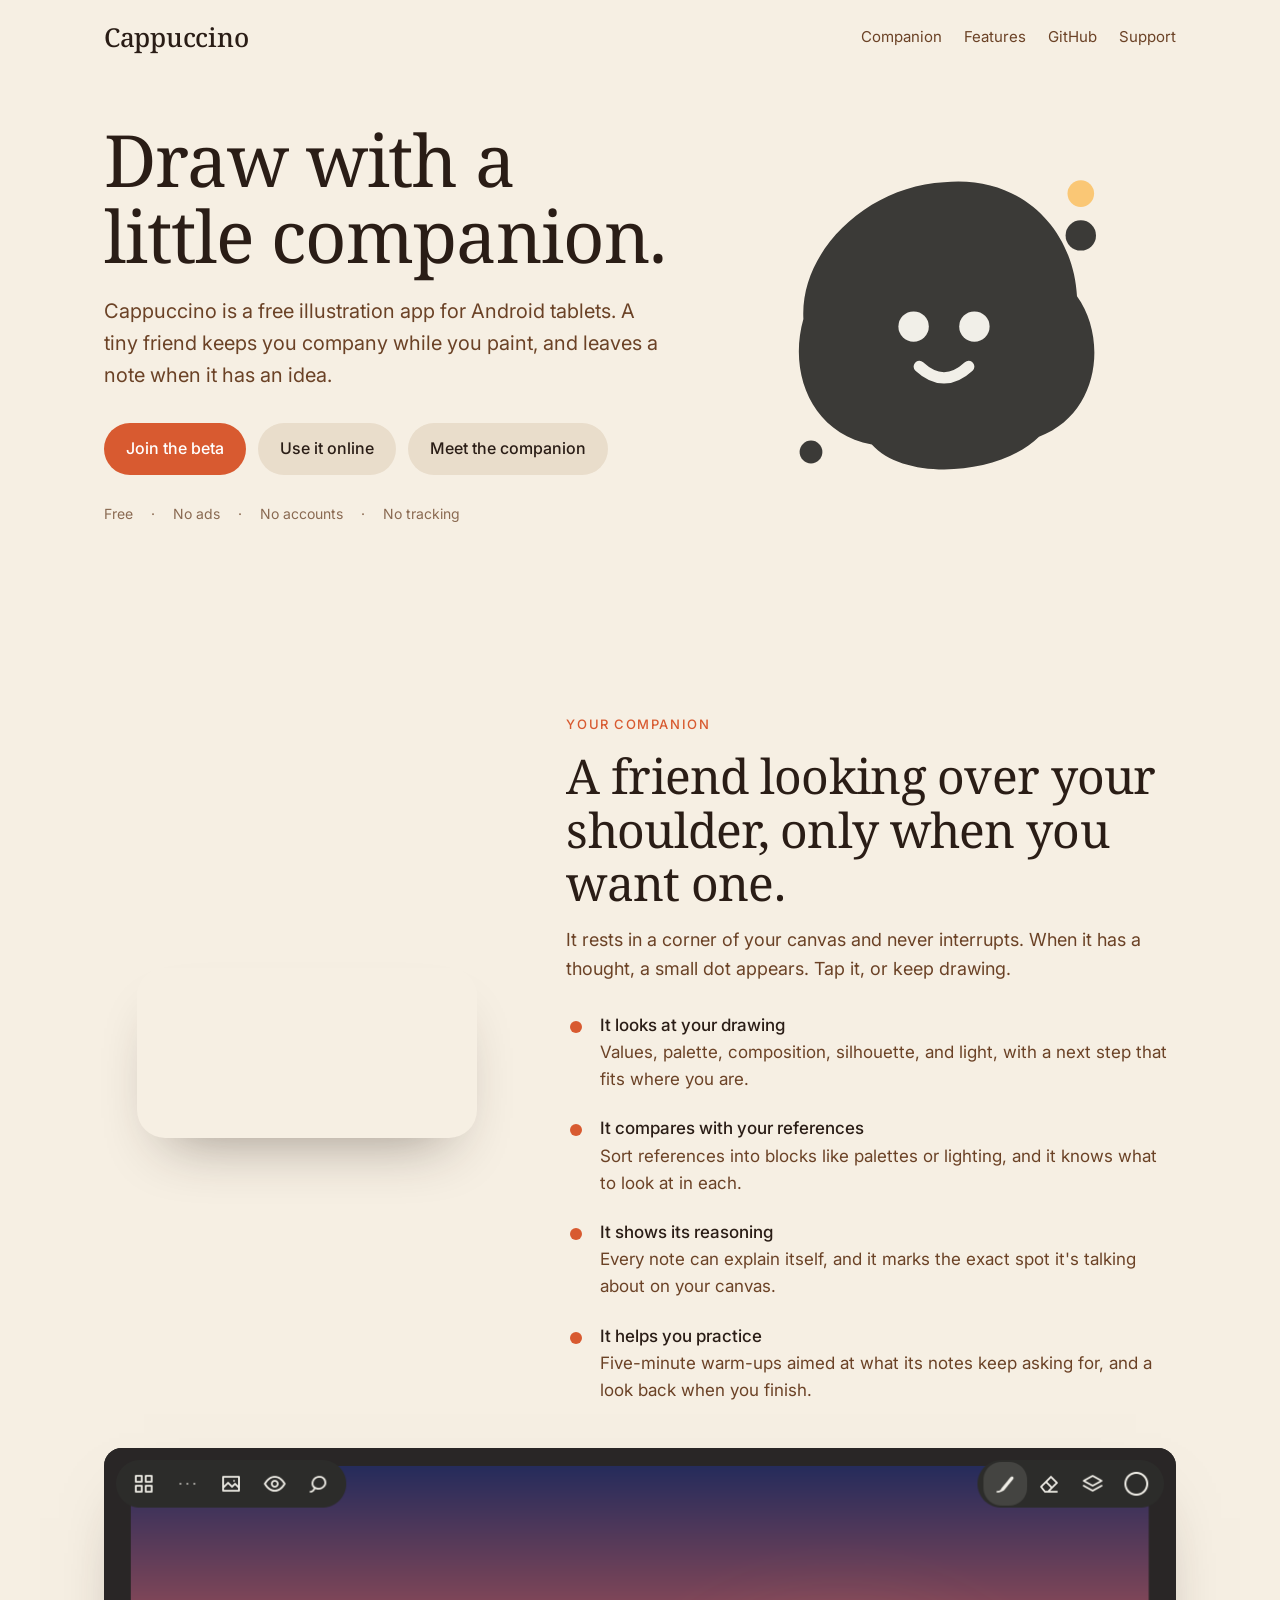
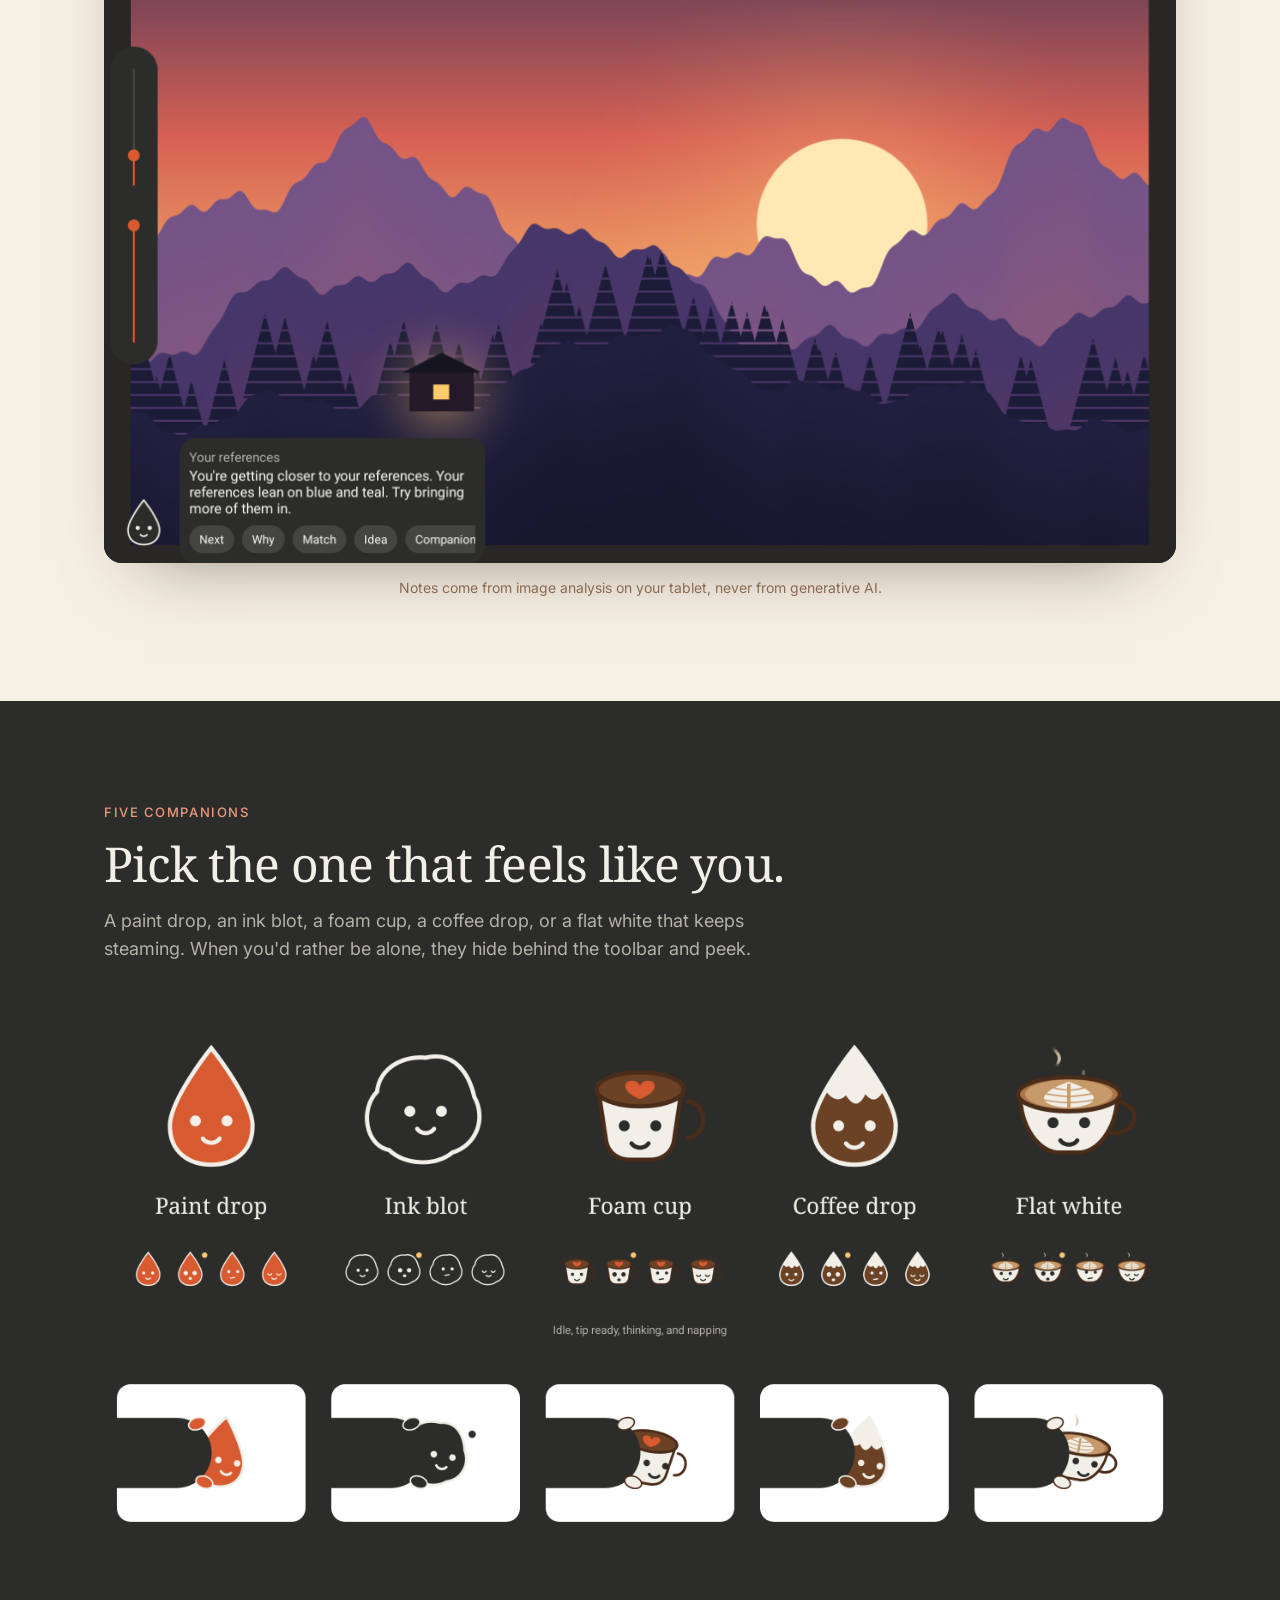
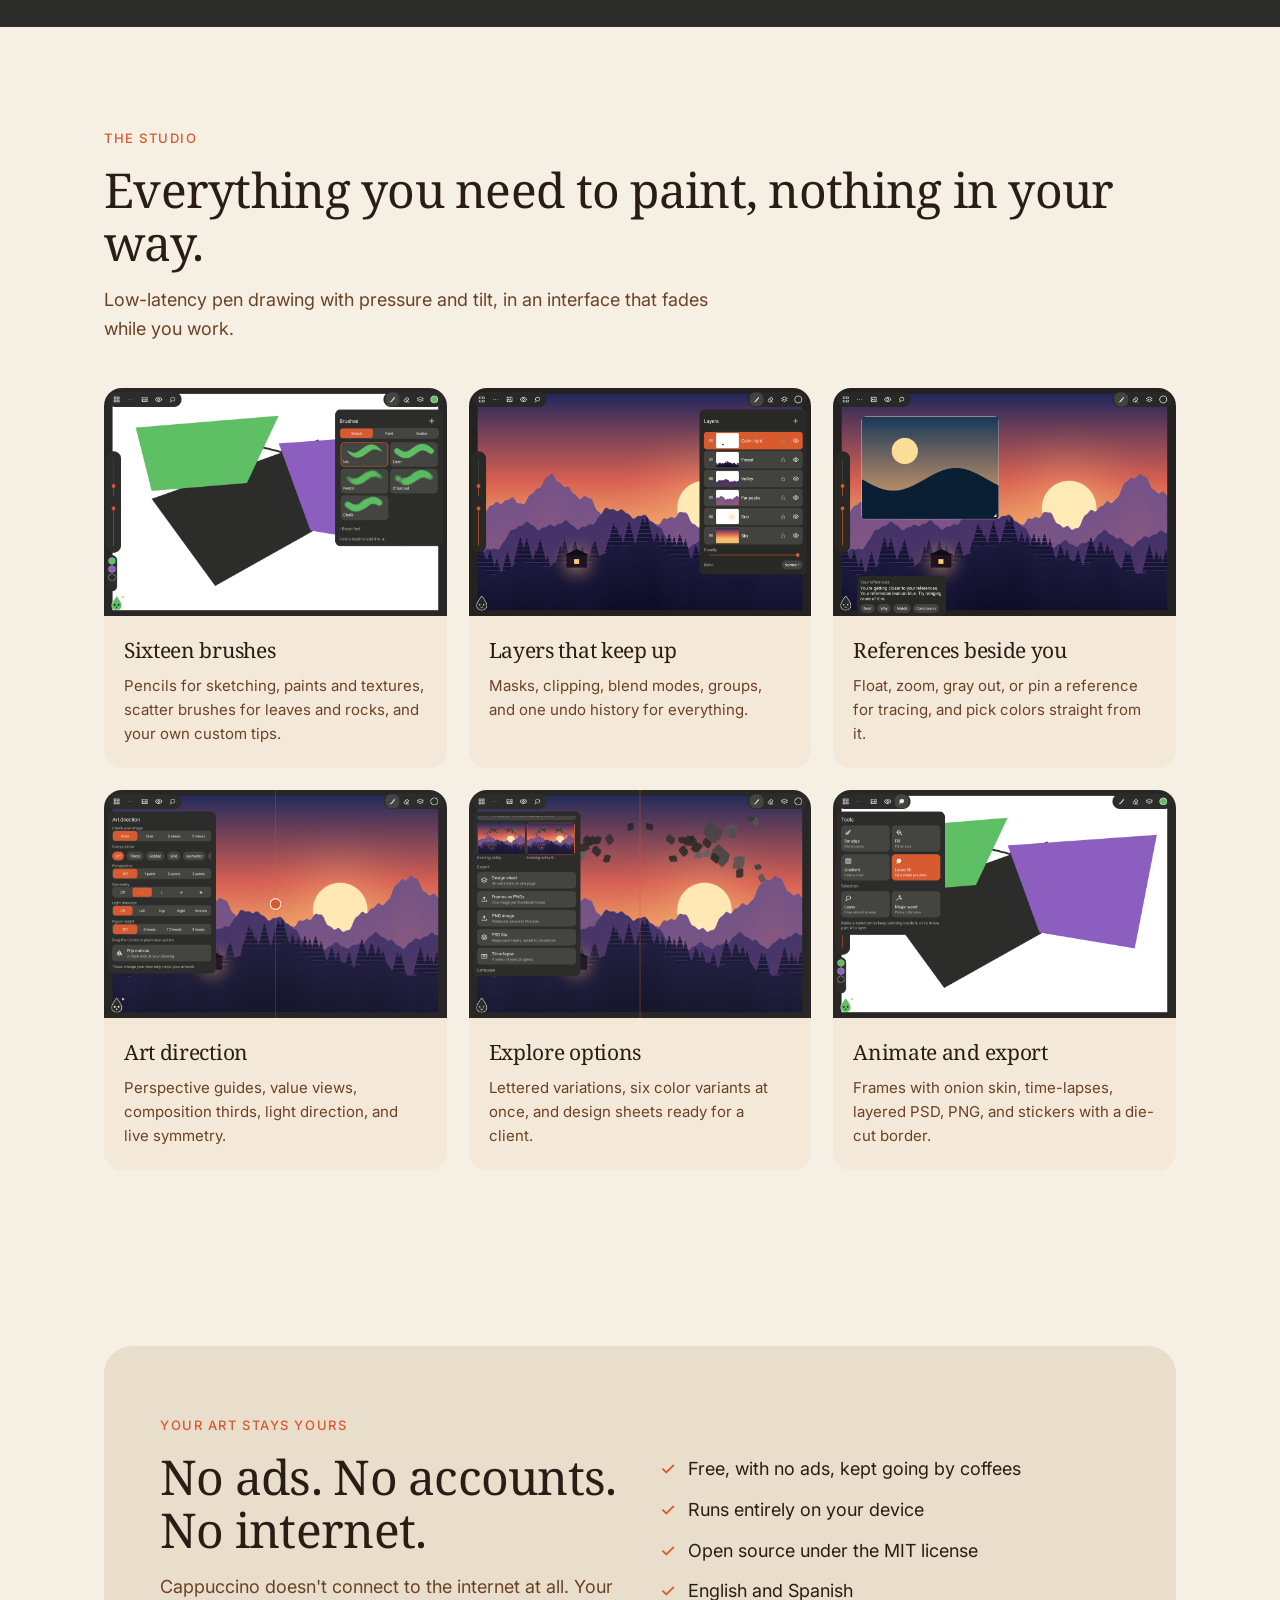
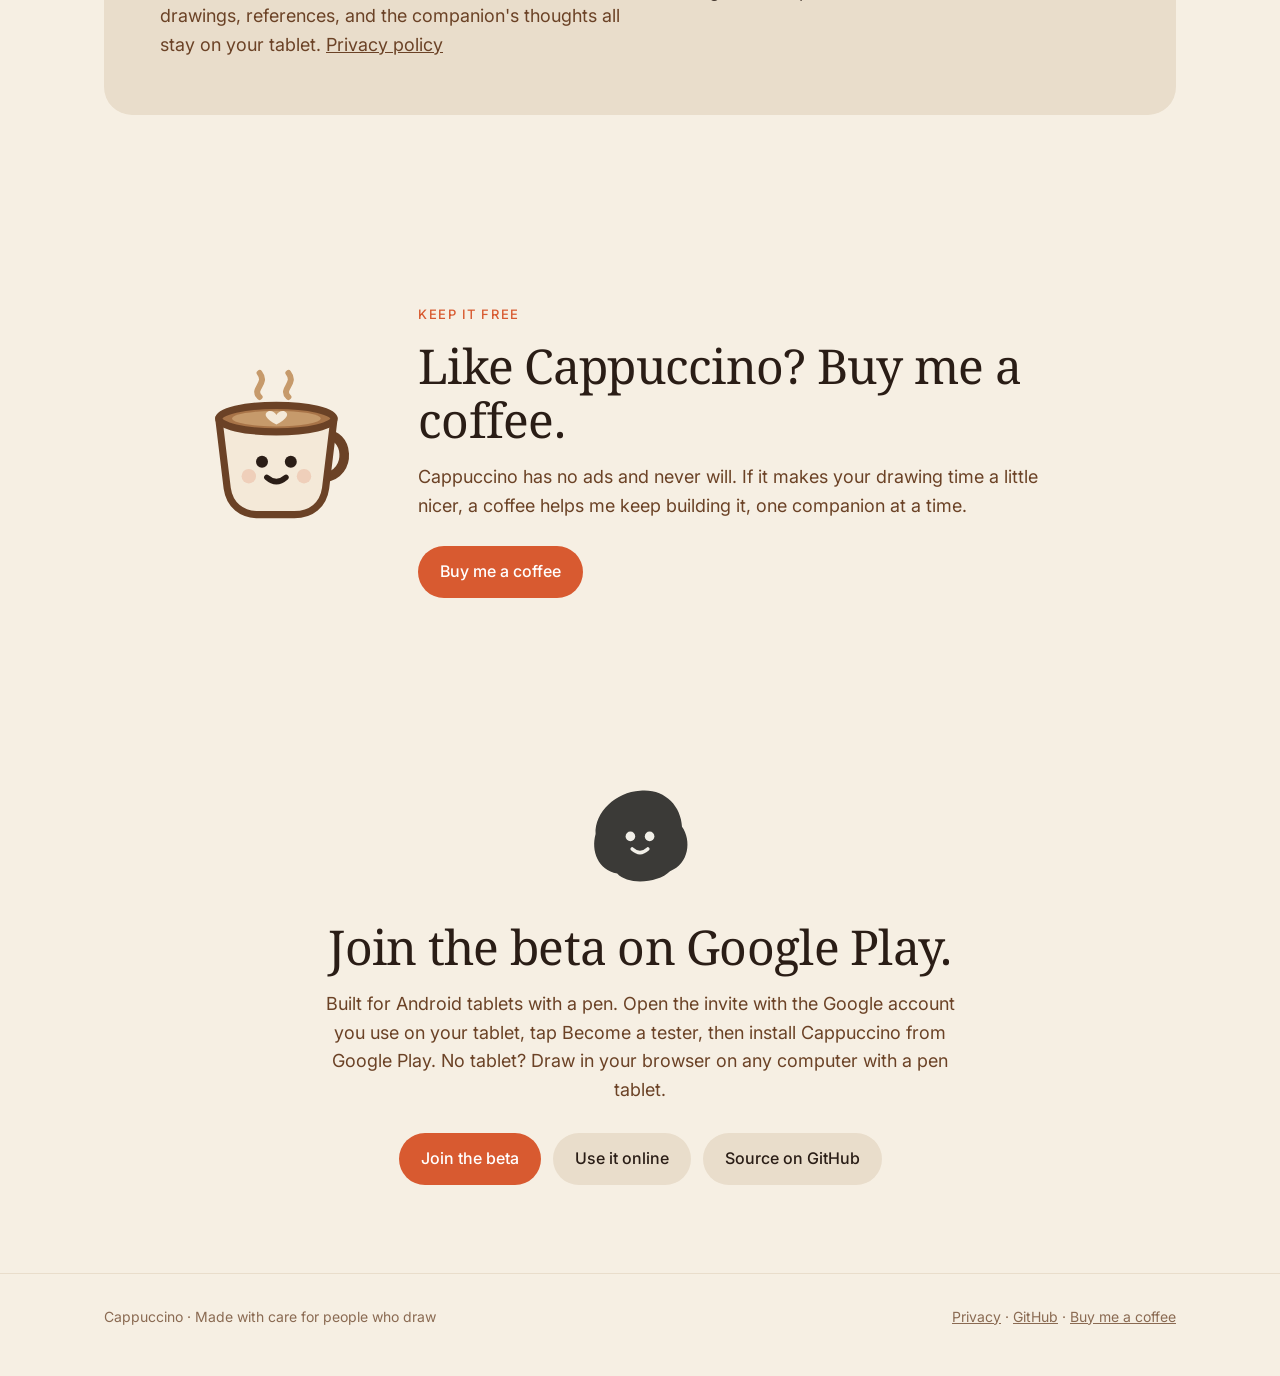
<file: docs/index.html>
<!doctype html>
<html lang="en">
<head>
<meta charset="utf-8">
<meta name="viewport" content="width=device-width, initial-scale=1">
<title>Cappuccino, draw with a little companion</title>
<meta name="description" content="A free, ad-free illustration app for Android tablets, with a cute companion that gives you art feedback. No accounts, no tracking.">
<meta property="og:title" content="Cappuccino">
<meta property="og:description" content="Draw with a little companion. Free, no ads, no tracking.">
<meta property="og:image" content="screenshots/companion-note.png">
<link rel="icon" href="data:image/svg+xml,%3Csvg xmlns='http://www.w3.org/2000/svg' viewBox='0 0 200 200'%3E%3Cpath fill='%233b3a37' d='M100 28C140 24 168 52 170 88C186 110 182 150 150 162C130 182 80 186 62 166C30 160 18 128 26 100C24 64 60 30 100 28Z'/%3E%3Ccircle cx='84' cy='104' r='9' fill='%23f1efe8'/%3E%3Ccircle cx='116' cy='104' r='9' fill='%23f1efe8'/%3E%3C/svg%3E">
<link rel="preconnect" href="https://fonts.googleapis.com">
<link rel="preconnect" href="https://fonts.gstatic.com" crossorigin>
<link href="https://fonts.googleapis.com/css2?family=Noto+Serif:wght@400;500&family=Inter:wght@400;500&display=swap" rel="stylesheet">
<style>
  :root {
    --cream: #f6efe3;
    --oat: #e9ddcb;
    --foam: #f4e9d8;
    --espresso: #2a1d16;
    --cocoa: #6b4226;
    --accent: #d85a30;
    --ink: #3b3a37;
    --studio: #2c2c2a;
    --studio-text: #f1efe8;
    --muted: #8a6a52;
    --serif: "Noto Serif", Georgia, serif;
    --sans: "Inter", system-ui, sans-serif;
  }
  * { box-sizing: border-box; }
  html { scroll-behavior: smooth; }
  body {
    margin: 0;
    background: var(--cream);
    color: var(--espresso);
    font: 17px/1.6 var(--sans);
    -webkit-font-smoothing: antialiased;
  }
  img, video { display: block; max-width: 100%; }
  a { color: inherit; }
  .wrap { max-width: 1120px; margin: 0 auto; padding: 0 24px; }

  nav { display: flex; align-items: center; justify-content: space-between; padding: 24px 0; }
  .wordmark { font: 500 26px/1 var(--serif); text-decoration: none; letter-spacing: -0.01em; }
  nav .links { display: flex; gap: 22px; font-size: 15px; }
  nav .links a { text-decoration: none; color: var(--cocoa); }
  nav .links a:hover { color: var(--espresso); }

  .hero { display: grid; grid-template-columns: 1.1fr 0.9fr; align-items: center; gap: 40px; padding: 48px 0 88px; }
  h1, h2, h3 { font-family: var(--serif); font-weight: 400; letter-spacing: -0.015em; margin: 0; }
  h1 { font-size: clamp(42px, 6vw, 72px); line-height: 1.05; }
  .lede { font-size: 20px; color: var(--cocoa); margin: 22px 0 32px; max-width: 30em; }
  .buttons { display: flex; flex-wrap: wrap; gap: 12px; }
  .button {
    display: inline-flex; align-items: center; gap: 8px; padding: 13px 22px; border-radius: 999px;
    background: var(--oat); color: var(--espresso); text-decoration: none; font-weight: 500; font-size: 16px;
  }
  .button.primary { background: var(--accent); color: #fff; }
  .tags { display: flex; flex-wrap: wrap; gap: 18px; margin-top: 28px; color: var(--muted); font-size: 14px; }
  .tags span::before { content: "·"; margin-right: 18px; }
  .tags span:first-child::before { content: none; }

  .blot { width: min(380px, 80vw); margin: 0 auto; }
  .blot svg { width: 100%; height: auto; overflow: visible; }
  .bob { animation: bob 4.5s ease-in-out infinite; transform-origin: 100px 170px; }
  .eyes { animation: blink 4.2s infinite; transform-box: fill-box; transform-origin: center; }
  .moon { animation: drift 6s ease-in-out infinite; }
  .moon.two { animation-delay: -3s; }
  .tip { animation: tip 4.2s ease-in-out infinite; transform-origin: 172px 34px; }
  @keyframes bob { 0%, 100% { transform: translateY(0) scale(1, 1); } 50% { transform: translateY(-8px) scale(1.01, 0.99); } }
  @keyframes blink { 0%, 92%, 100% { transform: scaleY(1); } 95% { transform: scaleY(0.1); } }
  @keyframes drift { 0%, 100% { transform: translate(0, 0); } 50% { transform: translate(4px, -6px); } }
  @keyframes tip { 0%, 40%, 100% { transform: scale(0); opacity: 0; } 50%, 85% { transform: scale(1); opacity: 1; } }

  section { padding: 88px 0; }
  .eyebrow { font-size: 13px; letter-spacing: 0.12em; text-transform: uppercase; color: var(--accent); font-weight: 500; margin-bottom: 14px; }
  h2 { font-size: clamp(32px, 4.2vw, 48px); line-height: 1.12; }
  .intro { max-width: 36em; color: var(--cocoa); font-size: 18px; margin: 16px 0 0; }

  .meet { display: grid; grid-template-columns: 0.8fr 1.2fr; gap: 56px; align-items: center; }
  .reel { width: 100%; max-width: 340px; border-radius: 28px; box-shadow: 0 30px 60px -30px rgba(42, 29, 22, 0.45); margin: 0 auto; }
  .points { list-style: none; padding: 0; margin: 28px 0 0; display: grid; gap: 22px; }
  .points li { padding-left: 34px; position: relative; }
  .points li::before { content: ""; position: absolute; left: 4px; top: 9px; width: 12px; height: 12px; border-radius: 50%; background: var(--accent); }
  .points b { font-weight: 500; display: block; }
  .points span { color: var(--cocoa); }

  .shot { border-radius: 18px; overflow: hidden; box-shadow: 0 30px 70px -40px rgba(42, 29, 22, 0.55); background: var(--studio); }
  .wide { margin-top: 44px; }
  .caption { text-align: center; color: var(--muted); font-size: 14px; margin-top: 14px; }

  .studio { background: var(--studio); color: var(--studio-text); }
  .studio .intro { color: #b4b2a9; }
  .studio .eyebrow { color: #f0997b; }
  .companions { margin-top: 44px; border-radius: 18px; overflow: hidden; }
  .companions + .companions { margin-top: 16px; }

  .grid { display: grid; grid-template-columns: repeat(3, 1fr); gap: 22px; margin-top: 44px; }
  .card { background: var(--foam); border-radius: 18px; overflow: hidden; display: flex; flex-direction: column; }
  .card img { aspect-ratio: 3 / 2; object-fit: cover; width: 100%; }
  .card div { padding: 18px 20px 22px; }
  .card h3 { font-size: 21px; margin-bottom: 6px; }
  .card p { margin: 0; color: var(--cocoa); font-size: 15px; }

  .promise { background: var(--oat); border-radius: 28px; padding: 56px; display: grid; grid-template-columns: 1fr 1fr; gap: 40px; align-items: center; }
  .promise ul { list-style: none; padding: 0; margin: 0; display: grid; gap: 12px; font-size: 18px; }
  .promise li::before { content: "✓"; color: var(--accent); margin-right: 12px; font-weight: 500; }

  .coffee { display: grid; grid-template-columns: auto 1fr; gap: 48px; align-items: center; max-width: 900px; margin: 0 auto; }
  .coffee .cup { width: 180px; overflow: visible; }
  .coffee .buttons { margin-top: 26px; }
  .steam { animation: steam 3s ease-in-out infinite; }
  @keyframes steam { 0%, 100% { opacity: 0.35; transform: translateY(2px); } 50% { opacity: 1; transform: translateY(-4px); } }

  .download { text-align: center; }
  .download .buttons { justify-content: center; margin-top: 28px; }
  .download .blot { width: 120px; margin-bottom: 18px; }

  footer { border-top: 1px solid var(--oat); padding: 32px 0 48px; color: var(--muted); font-size: 14px; }
  footer .wrap { display: flex; flex-wrap: wrap; justify-content: space-between; gap: 12px; }

  @media (max-width: 860px) {
    .hero, .meet, .promise { grid-template-columns: 1fr; }
    .hero { padding-top: 16px; text-align: left; }
    .hero .blot { order: -1; width: 220px; margin: 0; }
    .grid { grid-template-columns: 1fr 1fr; }
    .promise { padding: 36px 28px; }
    .coffee { grid-template-columns: 1fr; gap: 20px; }
    .coffee .cup { width: 120px; }
    section { padding: 64px 0; }
  }
  @media (max-width: 560px) {
    .grid { grid-template-columns: 1fr; }
    nav .links a.optional { display: none; }
  }
  @media (prefers-reduced-motion: reduce) {
    .bob, .eyes, .moon, .tip, .steam { animation: none; }
    .tip { opacity: 0; }
  }
</style>
</head>
<body>

<header class="wrap">
  <nav>
    <a class="wordmark" href="#">Cappuccino</a>
    <div class="links">
      <a class="optional" href="#companion">Companion</a>
      <a class="optional" href="#features">Features</a>
      <a href="https://github.com/FedeLoch/cappuccino">GitHub</a>
      <a href="https://buymeacoffee.com/fedelochbaum">Support</a>
    </div>
  </nav>

  <div class="hero">
    <div>
      <h1>Draw with a little companion.</h1>
      <p class="lede">Cappuccino is a free illustration app for Android tablets. A tiny friend keeps you company while you paint, and leaves a note when it has an idea.</p>
      <div class="buttons">
        <a class="button primary" href="#download">Join the beta</a>
        <a class="button" href="app/">Use it online</a>
        <a class="button" href="#companion">Meet the companion</a>
      </div>
      <div class="tags"><span>Free</span><span>No ads</span><span>No accounts</span><span>No tracking</span></div>
    </div>
    <div class="blot" aria-hidden="true">
      <svg viewBox="0 0 200 200">
        <g class="bob">
          <path fill="#3b3a37" d="M100 28C140 24 168 52 170 88C186 110 182 150 150 162C130 182 80 186 62 166C30 160 18 128 26 100C24 64 60 30 100 28Z"/>
          <g class="eyes">
            <circle cx="84" cy="104" r="8" fill="#f1efe8"/>
            <circle cx="116" cy="104" r="8" fill="#f1efe8"/>
          </g>
          <path d="M87 125Q100 137 113 125" fill="none" stroke="#f1efe8" stroke-width="6" stroke-linecap="round"/>
        </g>
        <circle class="moon" cx="172" cy="56" r="8" fill="#3b3a37"/>
        <circle class="moon two" cx="30" cy="170" r="6" fill="#3b3a37"/>
        <circle class="tip" cx="172" cy="34" r="7" fill="#fac775"/>
      </svg>
    </div>
  </div>
</header>

<main>
  <section id="companion">
    <div class="wrap meet">
      <video class="reel" src="assets/companion-reel.mp4" autoplay muted loop playsinline preload="metadata" aria-label="The ink blot companion waking up, watching you draw, and hiding behind the toolbar"></video>
      <div>
        <p class="eyebrow">Your companion</p>
        <h2>A friend looking over your shoulder, only when you want one.</h2>
        <p class="intro">It rests in a corner of your canvas and never interrupts. When it has a thought, a small dot appears. Tap it, or keep drawing.</p>
        <ul class="points">
          <li><b>It looks at your drawing</b><span>Values, palette, composition, silhouette, and light, with a next step that fits where you are.</span></li>
          <li><b>It compares with your references</b><span>Sort references into blocks like palettes or lighting, and it knows what to look at in each.</span></li>
          <li><b>It shows its reasoning</b><span>Every note can explain itself, and it marks the exact spot it's talking about on your canvas.</span></li>
          <li><b>It helps you practice</b><span>Five-minute warm-ups aimed at what its notes keep asking for, and a look back when you finish.</span></li>
        </ul>
      </div>
    </div>
    <div class="wrap">
      <div class="shot wide"><img src="screenshots/companion-note.png" alt="A companion note comparing an evening landscape with its references" loading="lazy"></div>
      <p class="caption">Notes come from image analysis on your tablet, never from generative AI.</p>
    </div>
  </section>

  <section class="studio">
    <div class="wrap">
      <p class="eyebrow">Five companions</p>
      <h2>Pick the one that feels like you.</h2>
      <p class="intro">A paint drop, an ink blot, a foam cup, a coffee drop, or a flat white that keeps steaming. When you'd rather be alone, they hide behind the toolbar and peek.</p>
      <img class="companions" src="screenshots/companions.png" alt="The five companions, each shown idle, with a tip ready, thinking, and napping" loading="lazy">
      <img class="companions" src="screenshots/companions-hidden.png" alt="Each companion hiding behind the toolbar, holding its edge with two small hands" loading="lazy">
    </div>
  </section>

  <section id="features">
    <div class="wrap">
      <p class="eyebrow">The studio</p>
      <h2>Everything you need to paint, nothing in your way.</h2>
      <p class="intro">Low-latency pen drawing with pressure and tilt, in an interface that fades while you work.</p>
      <div class="grid">
        <article class="card"><img src="screenshots/brushes.png" alt="The brush picker" loading="lazy"><div><h3>Sixteen brushes</h3><p>Pencils for sketching, paints and textures, scatter brushes for leaves and rocks, and your own custom tips.</p></div></article>
        <article class="card"><img src="screenshots/layers.png" alt="The layers panel" loading="lazy"><div><h3>Layers that keep up</h3><p>Masks, clipping, blend modes, groups, and one undo history for everything.</p></div></article>
        <article class="card"><img src="screenshots/references.png" alt="A floating reference over the canvas" loading="lazy"><div><h3>References beside you</h3><p>Float, zoom, gray out, or pin a reference for tracing, and pick colors straight from it.</p></div></article>
        <article class="card"><img src="screenshots/art-direction.png" alt="Composition and perspective guides" loading="lazy"><div><h3>Art direction</h3><p>Perspective guides, value views, composition thirds, light direction, and live symmetry.</p></div></article>
        <article class="card"><img src="screenshots/variations.png" alt="Lettered variations side by side" loading="lazy"><div><h3>Explore options</h3><p>Lettered variations, six color variants at once, and design sheets ready for a client.</p></div></article>
        <article class="card"><img src="screenshots/tools.png" alt="Smudge, fill, gradient and lasso tools" loading="lazy"><div><h3>Animate and export</h3><p>Frames with onion skin, time-lapses, layered PSD, PNG, and stickers with a die-cut border.</p></div></article>
      </div>
    </div>
  </section>

  <section>
    <div class="wrap">
      <div class="promise">
        <div>
          <p class="eyebrow">Your art stays yours</p>
          <h2>No ads. No accounts. No internet.</h2>
          <p class="intro">Cappuccino doesn't connect to the internet at all. Your drawings, references, and the companion's thoughts all stay on your tablet. <a href="privacy.html">Privacy policy</a></p>
        </div>
        <ul>
          <li>Free, with no ads, kept going by coffees</li>
          <li>Runs entirely on your device</li>
          <li>Open source under the MIT license</li>
          <li>English and Spanish</li>
        </ul>
      </div>
    </div>
  </section>

  <section id="support">
    <div class="wrap">
      <div class="coffee">
        <svg class="cup" viewBox="0 0 150 140" aria-hidden="true">
          <path class="steam" d="M58 30c-7-7 7-11 0-20M82 30c-7-7 7-11 0-20" fill="none" stroke="#c69a6b" stroke-width="5" stroke-linecap="round"/>
          <path d="M112 62c20-3 24 32 0 35" fill="none" stroke="#6b4226" stroke-width="8" stroke-linecap="round"/>
          <path d="M24 48h96l-7 58c-2 14-12 22-26 22H57c-14 0-24-8-26-22z" fill="#f4e9d8" stroke="#6b4226" stroke-width="6" stroke-linejoin="round"/>
          <ellipse cx="72" cy="48" rx="48" ry="11" fill="#a87448" stroke="#6b4226" stroke-width="6"/>
          <ellipse cx="72" cy="48" rx="37" ry="6.5" fill="#c69a6b"/>
          <path d="M72 53c-9-5-11-9-7-11 3-1 6 1 7 3 1-2 4-4 7-3 4 2 2 6-7 11z" fill="#f4e9d8"/>
          <circle cx="49" cy="96" r="6" fill="#d85a30" opacity="0.18"/>
          <circle cx="95" cy="96" r="6" fill="#d85a30" opacity="0.18"/>
          <g class="eyes"><circle cx="60" cy="84" r="5" fill="#2a1d16"/><circle cx="84" cy="84" r="5" fill="#2a1d16"/></g>
          <path d="M64 97q8 7 16 0" fill="none" stroke="#2a1d16" stroke-width="4.5" stroke-linecap="round"/>
        </svg>
        <div>
          <p class="eyebrow">Keep it free</p>
          <h2>Like Cappuccino? Buy me a coffee.</h2>
          <p class="intro">Cappuccino has no ads and never will. If it makes your drawing time a little nicer, a coffee helps me keep building it, one companion at a time.</p>
          <div class="buttons"><a class="button primary" href="https://buymeacoffee.com/fedelochbaum">Buy me a coffee</a></div>
        </div>
      </div>
    </div>
  </section>

  <section id="download" class="download">
    <div class="wrap">
      <div class="blot" aria-hidden="true">
        <svg viewBox="0 0 200 200">
          <g class="bob">
            <path fill="#3b3a37" d="M100 28C140 24 168 52 170 88C186 110 182 150 150 162C130 182 80 186 62 166C30 160 18 128 26 100C24 64 60 30 100 28Z"/>
            <g class="eyes"><circle cx="84" cy="104" r="8" fill="#f1efe8"/><circle cx="116" cy="104" r="8" fill="#f1efe8"/></g>
            <path d="M87 125Q100 137 113 125" fill="none" stroke="#f1efe8" stroke-width="6" stroke-linecap="round"/>
          </g>
        </svg>
      </div>
      <h2>Join the beta on Google Play.</h2>
      <p class="intro" style="margin-left:auto;margin-right:auto">Built for Android tablets with a pen. Open the invite with the Google account you use on your tablet, tap Become a tester, then install Cappuccino from Google Play. No tablet? Draw in your browser on any computer with a pen tablet.</p>
      <div class="buttons">
        <a class="button primary" href="https://play.google.com/apps/testing/art.cappuccino.paint">Join the beta</a>
        <a class="button" href="app/">Use it online</a>
        <a class="button" href="https://github.com/FedeLoch/cappuccino">Source on GitHub</a>
      </div>
    </div>
  </section>
</main>

<footer>
  <div class="wrap">
    <span>Cappuccino · Made with care for people who draw</span>
    <span><a href="privacy.html">Privacy</a> · <a href="https://github.com/FedeLoch/cappuccino">GitHub</a> · <a href="https://buymeacoffee.com/fedelochbaum">Buy me a coffee</a></span>
  </div>
</footer>

</body>
</html>
</file>
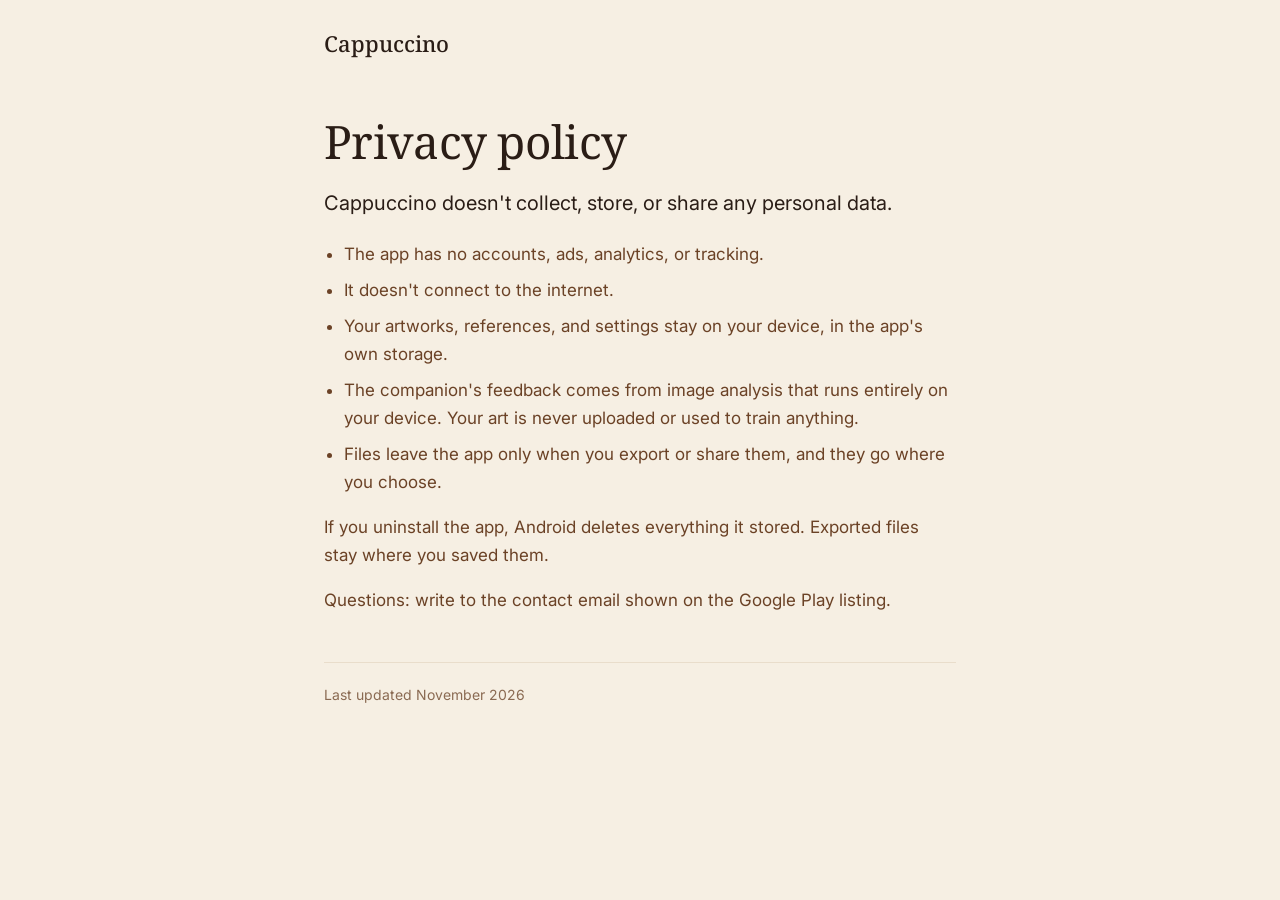
<file: docs/privacy.html>
<!doctype html>
<html lang="en">
<head>
<meta charset="utf-8">
<meta name="viewport" content="width=device-width, initial-scale=1">
<title>Cappuccino privacy policy</title>
<link rel="preconnect" href="https://fonts.googleapis.com">
<link rel="preconnect" href="https://fonts.gstatic.com" crossorigin>
<link href="https://fonts.googleapis.com/css2?family=Noto+Serif:wght@400;500&family=Inter:wght@400;500&display=swap" rel="stylesheet">
<style>
  :root { --cream: #f6efe3; --oat: #e9ddcb; --espresso: #2a1d16; --cocoa: #6b4226; --accent: #d85a30; }
  * { box-sizing: border-box; }
  body { margin: 0; background: var(--cream); color: var(--espresso); font: 17px/1.65 "Inter", system-ui, sans-serif; }
  main { max-width: 680px; margin: 0 auto; padding: 32px 24px 72px; }
  a { color: inherit; }
  .home { font: 500 22px/1 "Noto Serif", Georgia, serif; text-decoration: none; }
  h1 { font: 400 clamp(34px, 6vw, 46px)/1.1 "Noto Serif", Georgia, serif; letter-spacing: -0.015em; margin: 56px 0 20px; }
  p, li { color: var(--cocoa); }
  ul { padding-left: 20px; }
  li { margin: 8px 0; }
  .lead { font-size: 20px; color: var(--espresso); }
  footer { margin-top: 48px; padding-top: 20px; border-top: 1px solid var(--oat); font-size: 14px; color: #8a6a52; }
</style>
</head>
<body>
<main>
  <a class="home" href="./">Cappuccino</a>
  <h1>Privacy policy</h1>
  <p class="lead">Cappuccino doesn't collect, store, or share any personal data.</p>
  <ul>
    <li>The app has no accounts, ads, analytics, or tracking.</li>
    <li>It doesn't connect to the internet.</li>
    <li>Your artworks, references, and settings stay on your device, in the app's own storage.</li>
    <li>The companion's feedback comes from image analysis that runs entirely on your device. Your art is never uploaded or used to train anything.</li>
    <li>Files leave the app only when you export or share them, and they go where you choose.</li>
  </ul>
  <p>If you uninstall the app, Android deletes everything it stored. Exported files stay where you saved them.</p>
  <p>Questions: write to the contact email shown on the Google Play listing.</p>
  <footer>Last updated November 2026</footer>
</main>
</body>
</html>
</file>
